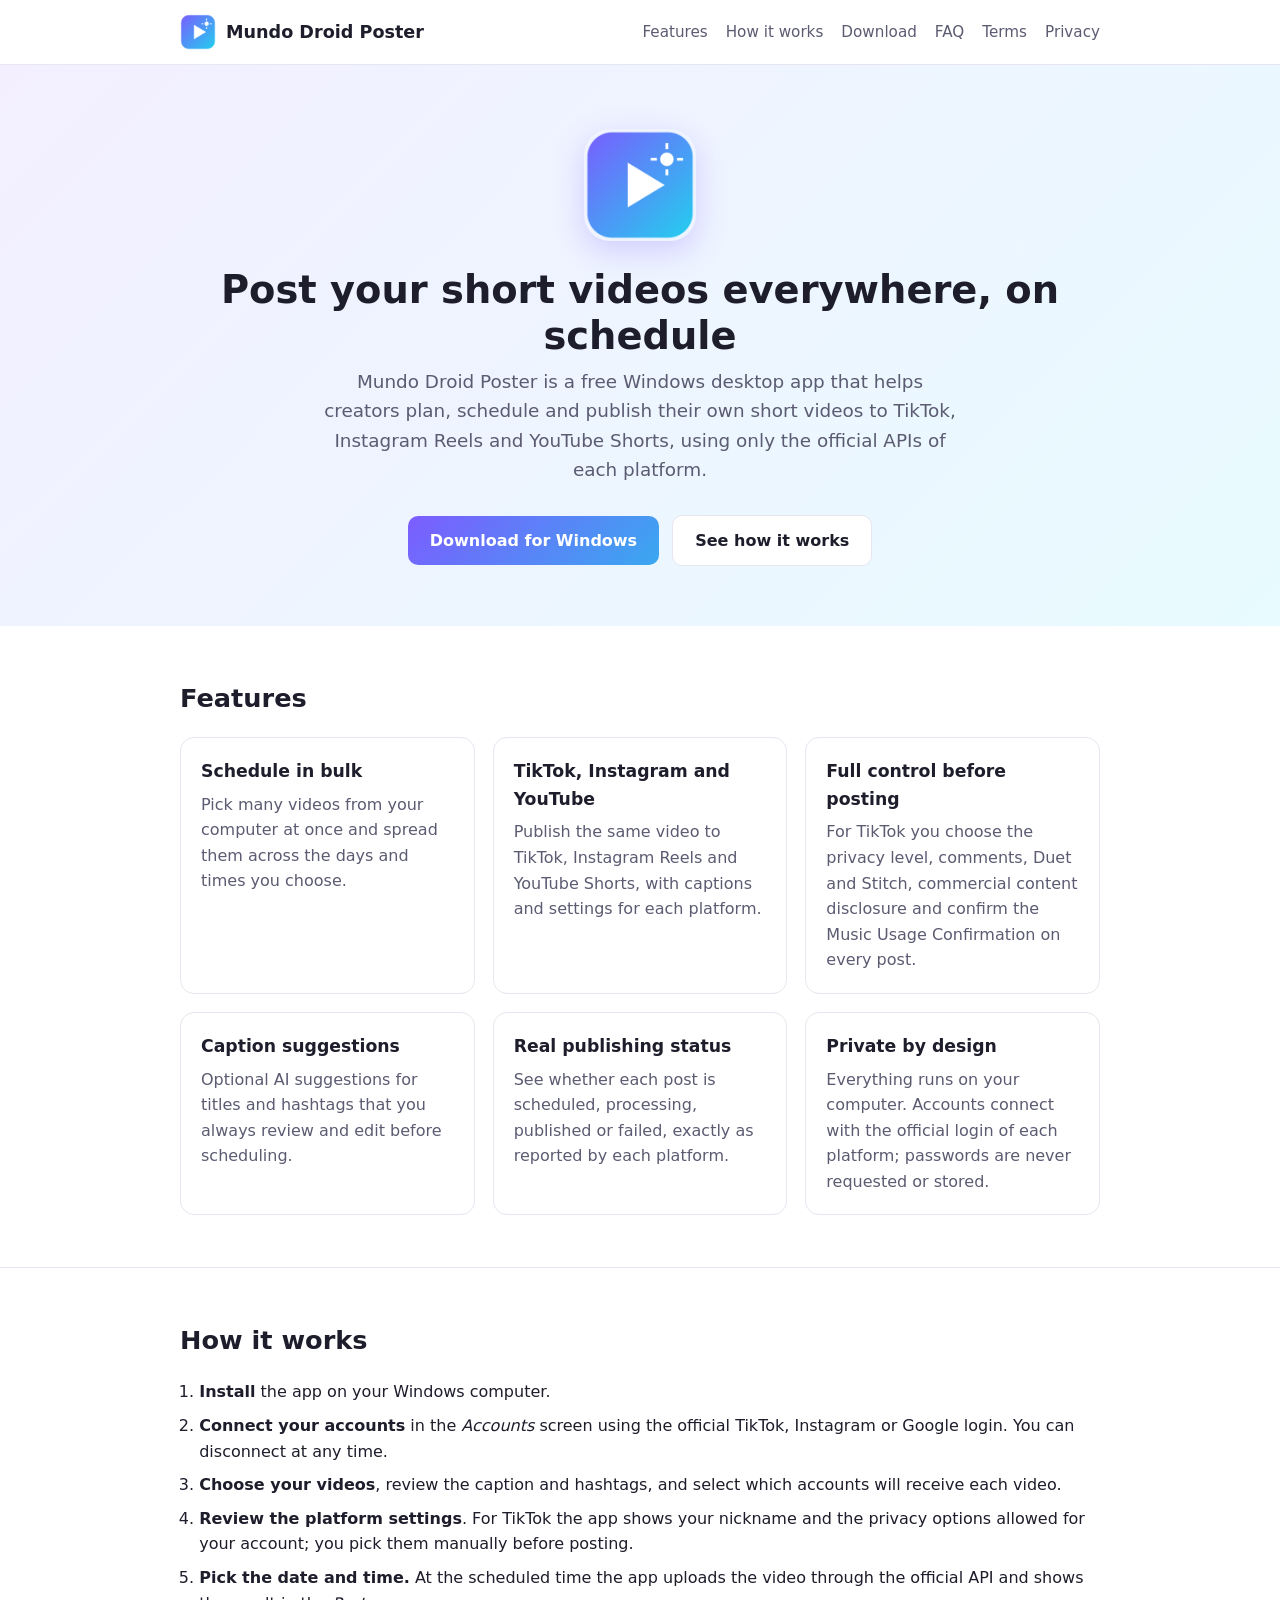
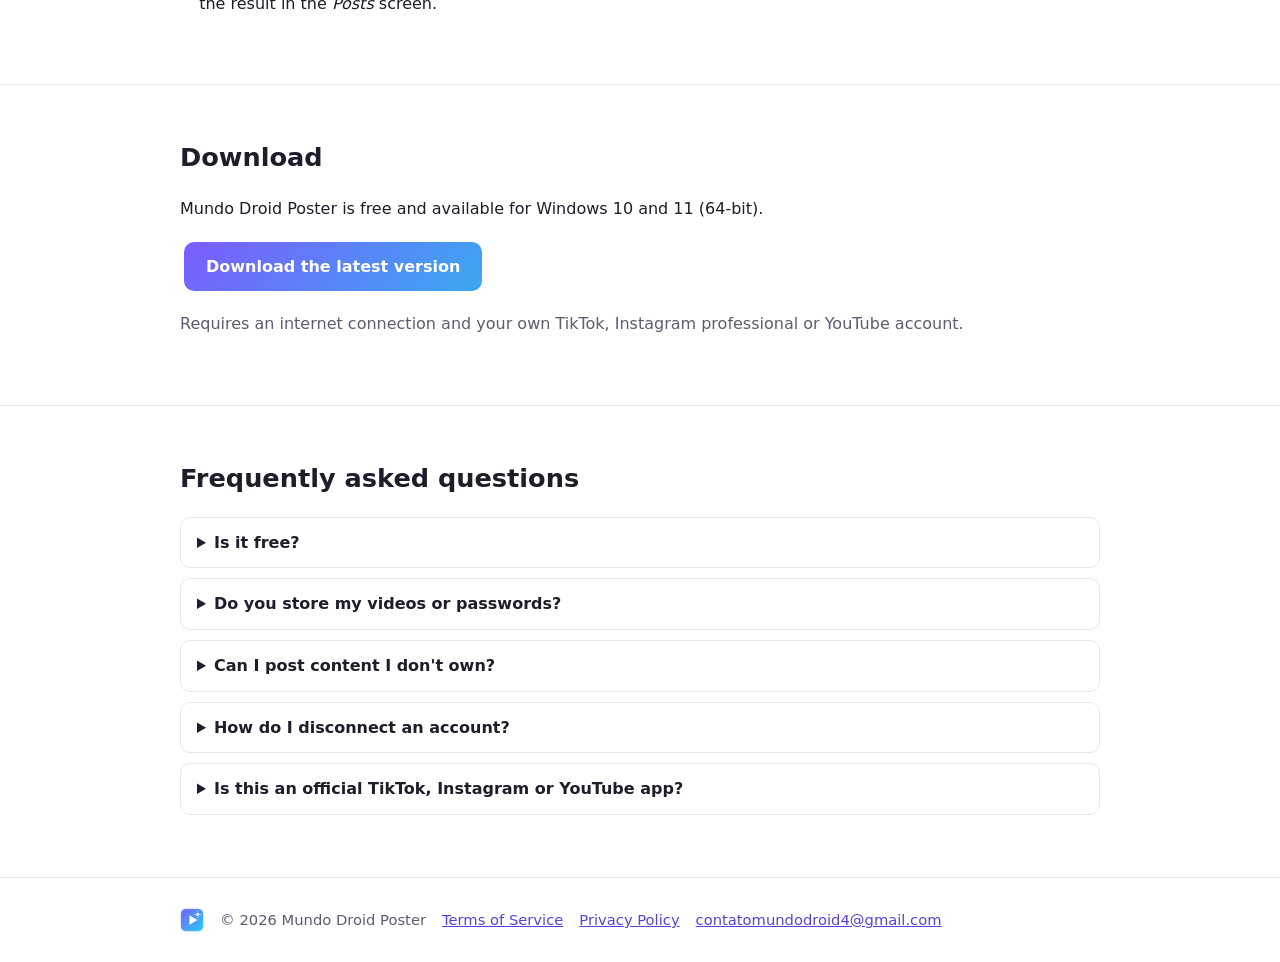
<file: index.html>
<!doctype html>
<html lang="en">
<head>
<meta charset="utf-8">
<meta name="viewport" content="width=device-width, initial-scale=1">
<title>Mundo Droid Poster - Schedule your videos to TikTok, Instagram and YouTube</title>
<meta name="description" content="Mundo Droid Poster is a Windows desktop app for creators to schedule and publish their own short videos to TikTok, Instagram and YouTube using the official APIs.">
<link rel="icon" href="favicon.ico" sizes="any">
<link rel="icon" type="image/png" sizes="32x32" href="favicon-32.png">
<link rel="apple-touch-icon" href="apple-touch-icon.png">
<link rel="stylesheet" href="site.css">
</head>
<body>
<header class="top"><div class="wrap">
  <a class="brand" href="./"><img src="icon-192.png" alt="Mundo Droid Poster icon">Mundo Droid Poster</a>
  <nav><a href="#features">Features</a><a href="#how">How it works</a><a href="#download">Download</a><a href="#faq">FAQ</a><a href="terms.html">Terms</a><a href="privacy.html">Privacy</a></nav>
</div></header>

<main id="home">
<div class="hero"><div class="wrap">
  <img src="icon-512.png" alt="Mundo Droid Poster icon">
  <h1>Post your short videos everywhere, on schedule</h1>
  <p>Mundo Droid Poster is a free Windows desktop app that helps creators plan, schedule and publish their own short videos to TikTok, Instagram Reels and YouTube Shorts, using only the official APIs of each platform.</p>
  <a class="btn" href="#download">Download for Windows</a>
  <a class="btn ghost" href="#how">See how it works</a>
</div></div>

<section id="features"><div class="wrap">
  <h2>Features</h2>
  <div class="grid">
    <div class="card"><h3>Schedule in bulk</h3><p>Pick many videos from your computer at once and spread them across the days and times you choose.</p></div>
    <div class="card"><h3>TikTok, Instagram and YouTube</h3><p>Publish the same video to TikTok, Instagram Reels and YouTube Shorts, with captions and settings for each platform.</p></div>
    <div class="card"><h3>Full control before posting</h3><p>For TikTok you choose the privacy level, comments, Duet and Stitch, commercial content disclosure and confirm the Music Usage Confirmation on every post.</p></div>
    <div class="card"><h3>Caption suggestions</h3><p>Optional AI suggestions for titles and hashtags that you always review and edit before scheduling.</p></div>
    <div class="card"><h3>Real publishing status</h3><p>See whether each post is scheduled, processing, published or failed, exactly as reported by each platform.</p></div>
    <div class="card"><h3>Private by design</h3><p>Everything runs on your computer. Accounts connect with the official login of each platform; passwords are never requested or stored.</p></div>
  </div>
</div></section>

<section id="how"><div class="wrap">
  <h2>How it works</h2>
  <ol class="steps">
    <li><b>Install</b> the app on your Windows computer.</li>
    <li><b>Connect your accounts</b> in the <i>Accounts</i> screen using the official TikTok, Instagram or Google login. You can disconnect at any time.</li>
    <li><b>Choose your videos</b>, review the caption and hashtags, and select which accounts will receive each video.</li>
    <li><b>Review the platform settings</b>. For TikTok the app shows your nickname and the privacy options allowed for your account; you pick them manually before posting.</li>
    <li><b>Pick the date and time.</b> At the scheduled time the app uploads the video through the official API and shows the result in the <i>Posts</i> screen.</li>
  </ol>
</div></section>

<section id="download"><div class="wrap">
  <h2>Download</h2>
  <p>Mundo Droid Poster is free and available for Windows 10 and 11 (64-bit).</p>
  <p><a class="btn" href="https://github.com/mundodroid/gmewpp/releases/latest">Download the latest version</a></p>
  <p style="color:var(--muted)">Requires an internet connection and your own TikTok, Instagram professional or YouTube account.</p>
</div></section>

<section id="faq" class="faq"><div class="wrap">
  <h2>Frequently asked questions</h2>
  <details><summary>Is it free?</summary><p>Yes. The app is free to download and use.</p></details>
  <details><summary>Do you store my videos or passwords?</summary><p>No. Your videos stay on your computer and are sent directly to the platforms you choose. Passwords are never requested; access tokens are encrypted on your computer. See the <a href="privacy.html">Privacy Policy</a>.</p></details>
  <details><summary>Can I post content I don't own?</summary><p>No. You may only publish content you own or have the rights to publish, as described in the <a href="terms.html">Terms of Service</a>.</p></details>
  <details><summary>How do I disconnect an account?</summary><p>Inside the app, open <i>Accounts</i> and remove the account. You can also revoke access in the settings of TikTok, Instagram or Google.</p></details>
  <details><summary>Is this an official TikTok, Instagram or YouTube app?</summary><p>No. Mundo Droid Poster is an independent app that uses the official public APIs of these platforms. It is not affiliated with or endorsed by TikTok, Meta or Google.</p></details>
</div></section>
</main>

<div id="bridge" class="doc" hidden>
  <h1>Conectando ao AutoPost...</h1>
  <p>Voltando para o app no seu computador.</p>
  <p>Se o AutoPost não abriu a confirmação, copie o endereço abaixo e cole no app em <b>Contas › Colar URL de retorno</b>:</p>
  <p><code id="url"></code></p>
  <button id="copy">Copiar endereço</button>
</div>

<footer><div class="wrap">
  <img src="favicon-32.png" alt=""> <span>© 2026 Mundo Droid Poster</span>
  <a href="terms.html">Terms of Service</a><a href="privacy.html">Privacy Policy</a>
  <a href="mailto:contatomundodroid4@gmail.com">contatomundodroid4@gmail.com</a>
</div></footer>

<script>
// Também é a página-ponte do login do Instagram (a Meta exige HTTPS público):
// repassa code e state para o AutoPost, que roda só no computador do usuário.
(function () {
  var PORT = 47615;
  var q = window.location.search;
  if (!/[?&](code|error)=/.test(q)) return;
  var full = window.location.href.split("#")[0];
  document.getElementById("home").hidden = true;
  document.getElementById("bridge").hidden = false;
  document.getElementById("url").textContent = full;
  document.getElementById("copy").onclick = function () {
    navigator.clipboard.writeText(full).then(function () { document.getElementById("copy").textContent = "Copiado!"; });
  };
  window.location.replace("http://localhost:" + PORT + "/oauth/callback/instagram/" + q);
})();
</script>
</body>
</html>
</file>
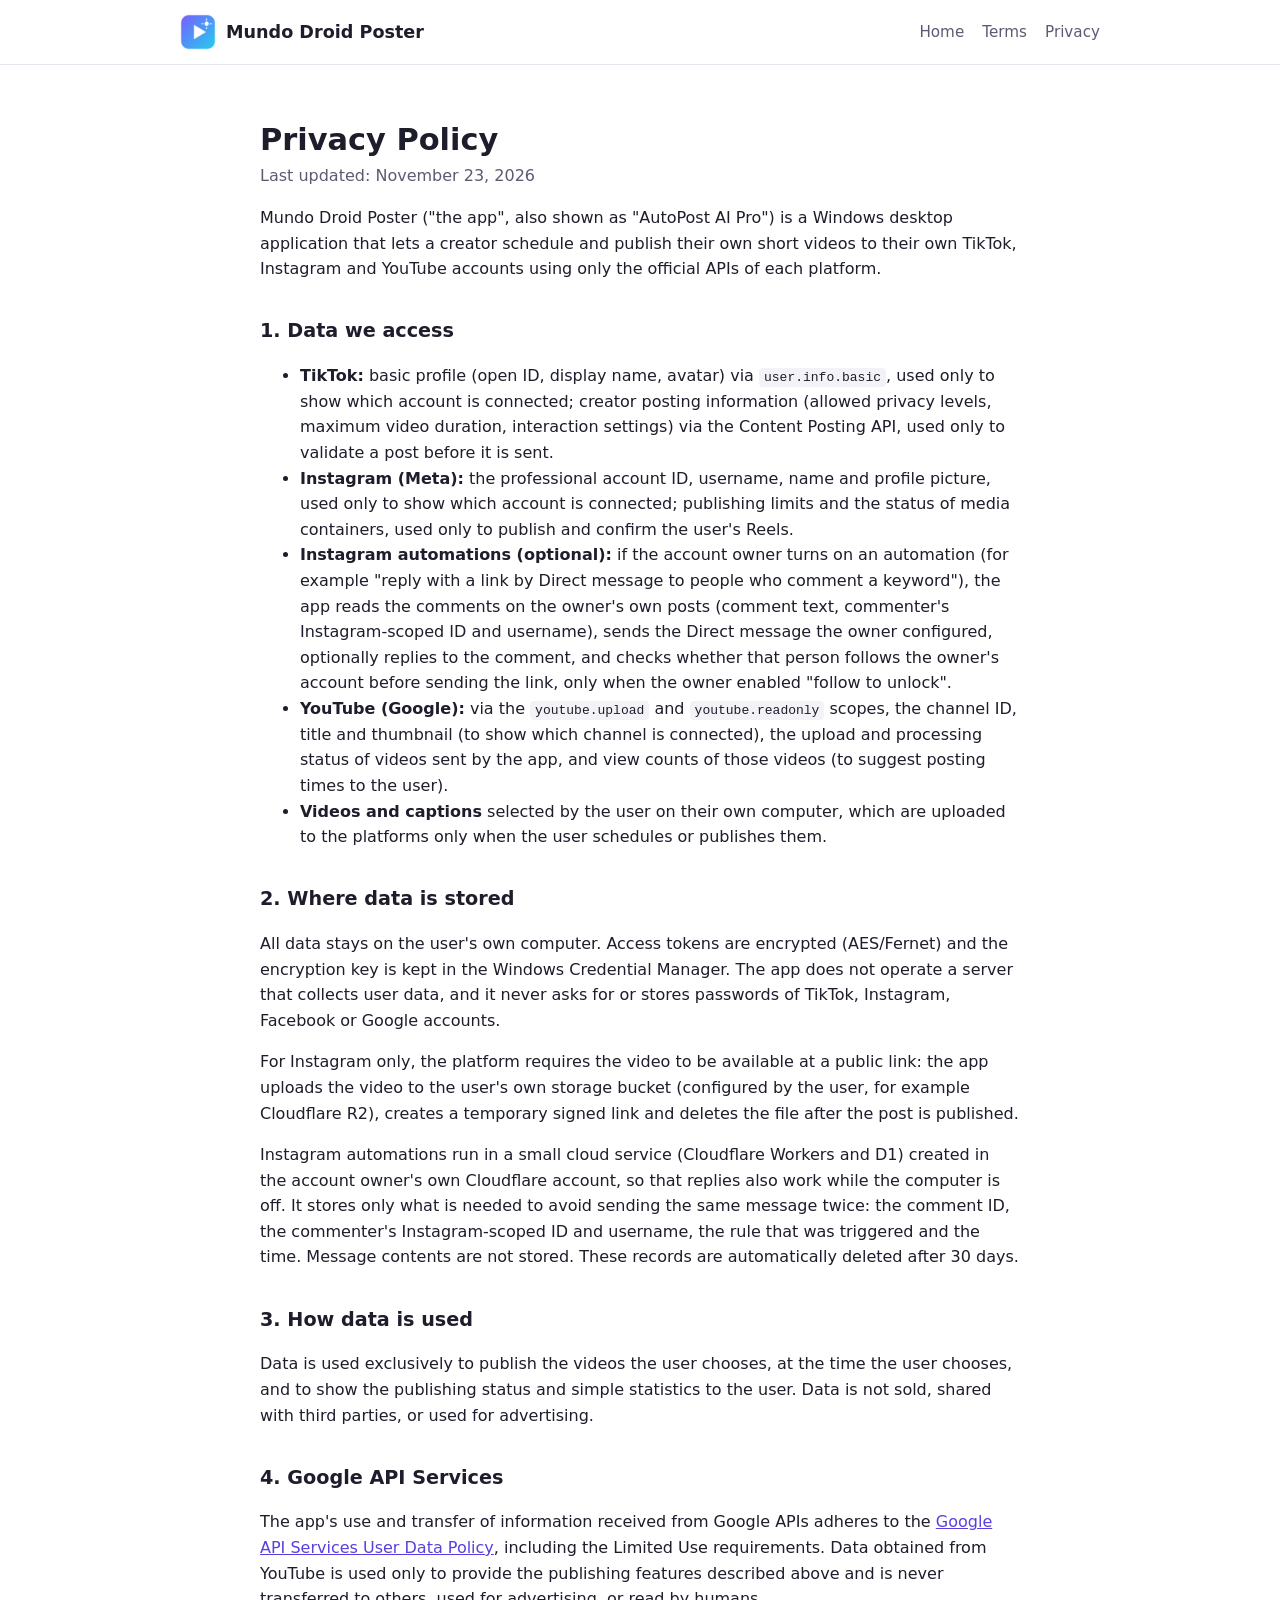
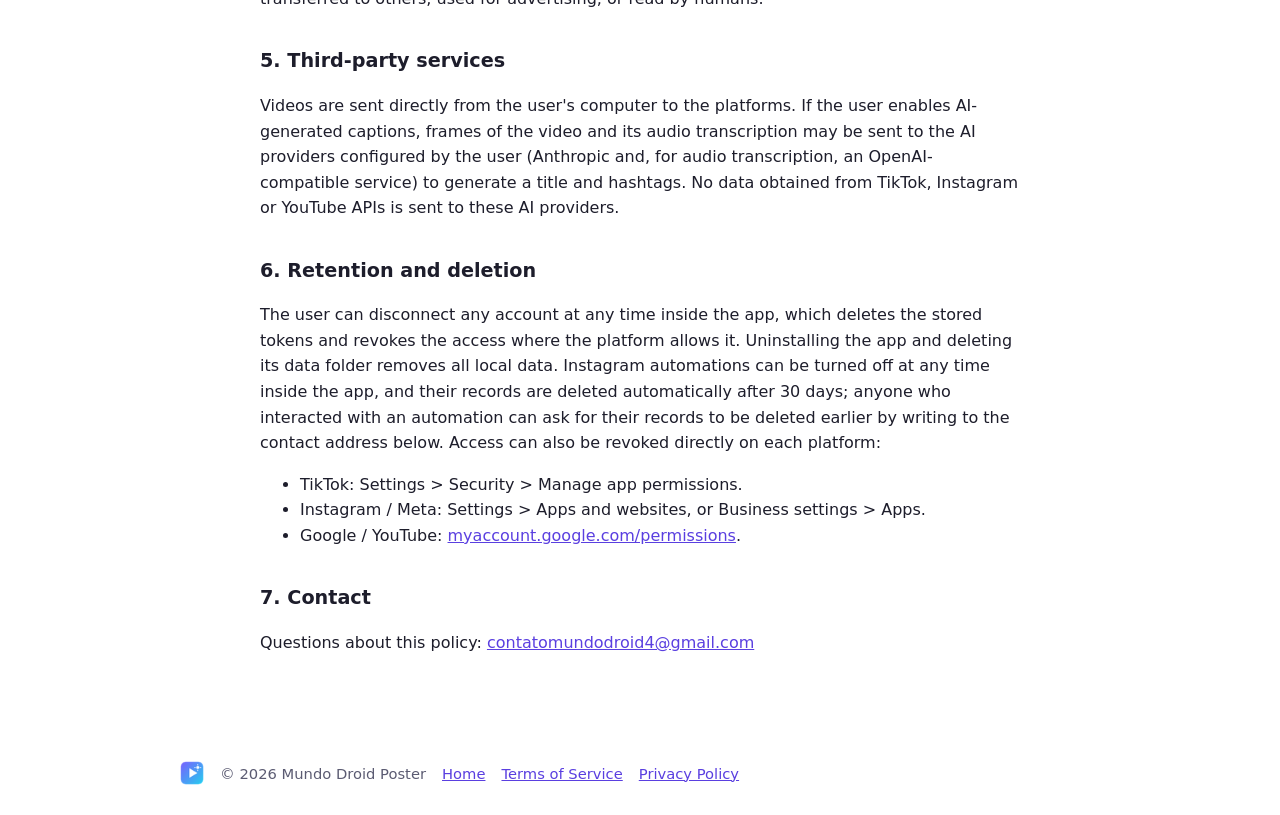
<file: privacy.html>
<!doctype html>
<html lang="en">
<head>
<meta charset="utf-8">
<meta name="viewport" content="width=device-width, initial-scale=1">
<title>Mundo Droid Poster - Privacy Policy</title>
<link rel="icon" href="favicon.ico" sizes="any">
<link rel="icon" type="image/png" sizes="32x32" href="favicon-32.png">
<link rel="apple-touch-icon" href="apple-touch-icon.png">
<link rel="stylesheet" href="site.css">
</head>
<body>
<header class="top"><div class="wrap">
  <a class="brand" href="./"><img src="icon-192.png" alt="Mundo Droid Poster icon">Mundo Droid Poster</a>
  <nav><a href="./">Home</a><a href="terms.html">Terms</a><a href="privacy.html">Privacy</a></nav>
</div></header>

<main class="doc">
<h1>Privacy Policy</h1>
<p class="updated">Last updated: November 23, 2026</p>

<p>Mundo Droid Poster ("the app", also shown as "AutoPost AI Pro") is a Windows desktop application that lets a creator schedule and publish their own short videos to their own TikTok, Instagram and YouTube accounts using only the official APIs of each platform.</p>

<h2>1. Data we access</h2>
<ul>
<li><b>TikTok:</b> basic profile (open ID, display name, avatar) via <code>user.info.basic</code>, used only to show which account is connected; creator posting information (allowed privacy levels, maximum video duration, interaction settings) via the Content Posting API, used only to validate a post before it is sent.</li>
<li><b>Instagram (Meta):</b> the professional account ID, username, name and profile picture, used only to show which account is connected; publishing limits and the status of media containers, used only to publish and confirm the user's Reels.</li>
<li><b>Instagram automations (optional):</b> if the account owner turns on an automation (for example "reply with a link by Direct message to people who comment a keyword"), the app reads the comments on the owner's own posts (comment text, commenter's Instagram-scoped ID and username), sends the Direct message the owner configured, optionally replies to the comment, and checks whether that person follows the owner's account before sending the link, only when the owner enabled "follow to unlock".</li>
<li><b>YouTube (Google):</b> via the <code>youtube.upload</code> and <code>youtube.readonly</code> scopes, the channel ID, title and thumbnail (to show which channel is connected), the upload and processing status of videos sent by the app, and view counts of those videos (to suggest posting times to the user).</li>
<li><b>Videos and captions</b> selected by the user on their own computer, which are uploaded to the platforms only when the user schedules or publishes them.</li>
</ul>

<h2>2. Where data is stored</h2>
<p>All data stays on the user's own computer. Access tokens are encrypted (AES/Fernet) and the encryption key is kept in the Windows Credential Manager. The app does not operate a server that collects user data, and it never asks for or stores passwords of TikTok, Instagram, Facebook or Google accounts.</p>
<p>For Instagram only, the platform requires the video to be available at a public link: the app uploads the video to the user's own storage bucket (configured by the user, for example Cloudflare R2), creates a temporary signed link and deletes the file after the post is published.</p>
<p>Instagram automations run in a small cloud service (Cloudflare Workers and D1) created in the account owner's own Cloudflare account, so that replies also work while the computer is off. It stores only what is needed to avoid sending the same message twice: the comment ID, the commenter's Instagram-scoped ID and username, the rule that was triggered and the time. Message contents are not stored. These records are automatically deleted after 30 days.</p>

<h2>3. How data is used</h2>
<p>Data is used exclusively to publish the videos the user chooses, at the time the user chooses, and to show the publishing status and simple statistics to the user. Data is not sold, shared with third parties, or used for advertising.</p>

<h2>4. Google API Services</h2>
<p>The app's use and transfer of information received from Google APIs adheres to the <a href="https://developers.google.com/terms/api-services-user-data-policy">Google API Services User Data Policy</a>, including the Limited Use requirements. Data obtained from YouTube is used only to provide the publishing features described above and is never transferred to others, used for advertising, or read by humans.</p>

<h2>5. Third-party services</h2>
<p>Videos are sent directly from the user's computer to the platforms. If the user enables AI-generated captions, frames of the video and its audio transcription may be sent to the AI providers configured by the user (Anthropic and, for audio transcription, an OpenAI-compatible service) to generate a title and hashtags. No data obtained from TikTok, Instagram or YouTube APIs is sent to these AI providers.</p>

<h2>6. Retention and deletion</h2>
<p>The user can disconnect any account at any time inside the app, which deletes the stored tokens and revokes the access where the platform allows it. Uninstalling the app and deleting its data folder removes all local data. Instagram automations can be turned off at any time inside the app, and their records are deleted automatically after 30 days; anyone who interacted with an automation can ask for their records to be deleted earlier by writing to the contact address below. Access can also be revoked directly on each platform:</p>
<ul>
<li>TikTok: Settings &gt; Security &gt; Manage app permissions.</li>
<li>Instagram / Meta: Settings &gt; Apps and websites, or Business settings &gt; Apps.</li>
<li>Google / YouTube: <a href="https://myaccount.google.com/permissions">myaccount.google.com/permissions</a>.</li>
</ul>

<h2>7. Contact</h2>
<p>Questions about this policy: <a href="mailto:contatomundodroid4@gmail.com">contatomundodroid4@gmail.com</a></p>
</main>

<footer><div class="wrap">
  <img src="favicon-32.png" alt=""> <span>© 2026 Mundo Droid Poster</span>
  <a href="./">Home</a><a href="terms.html">Terms of Service</a><a href="privacy.html">Privacy Policy</a>
</div></footer>
</body>
</html>
</file>
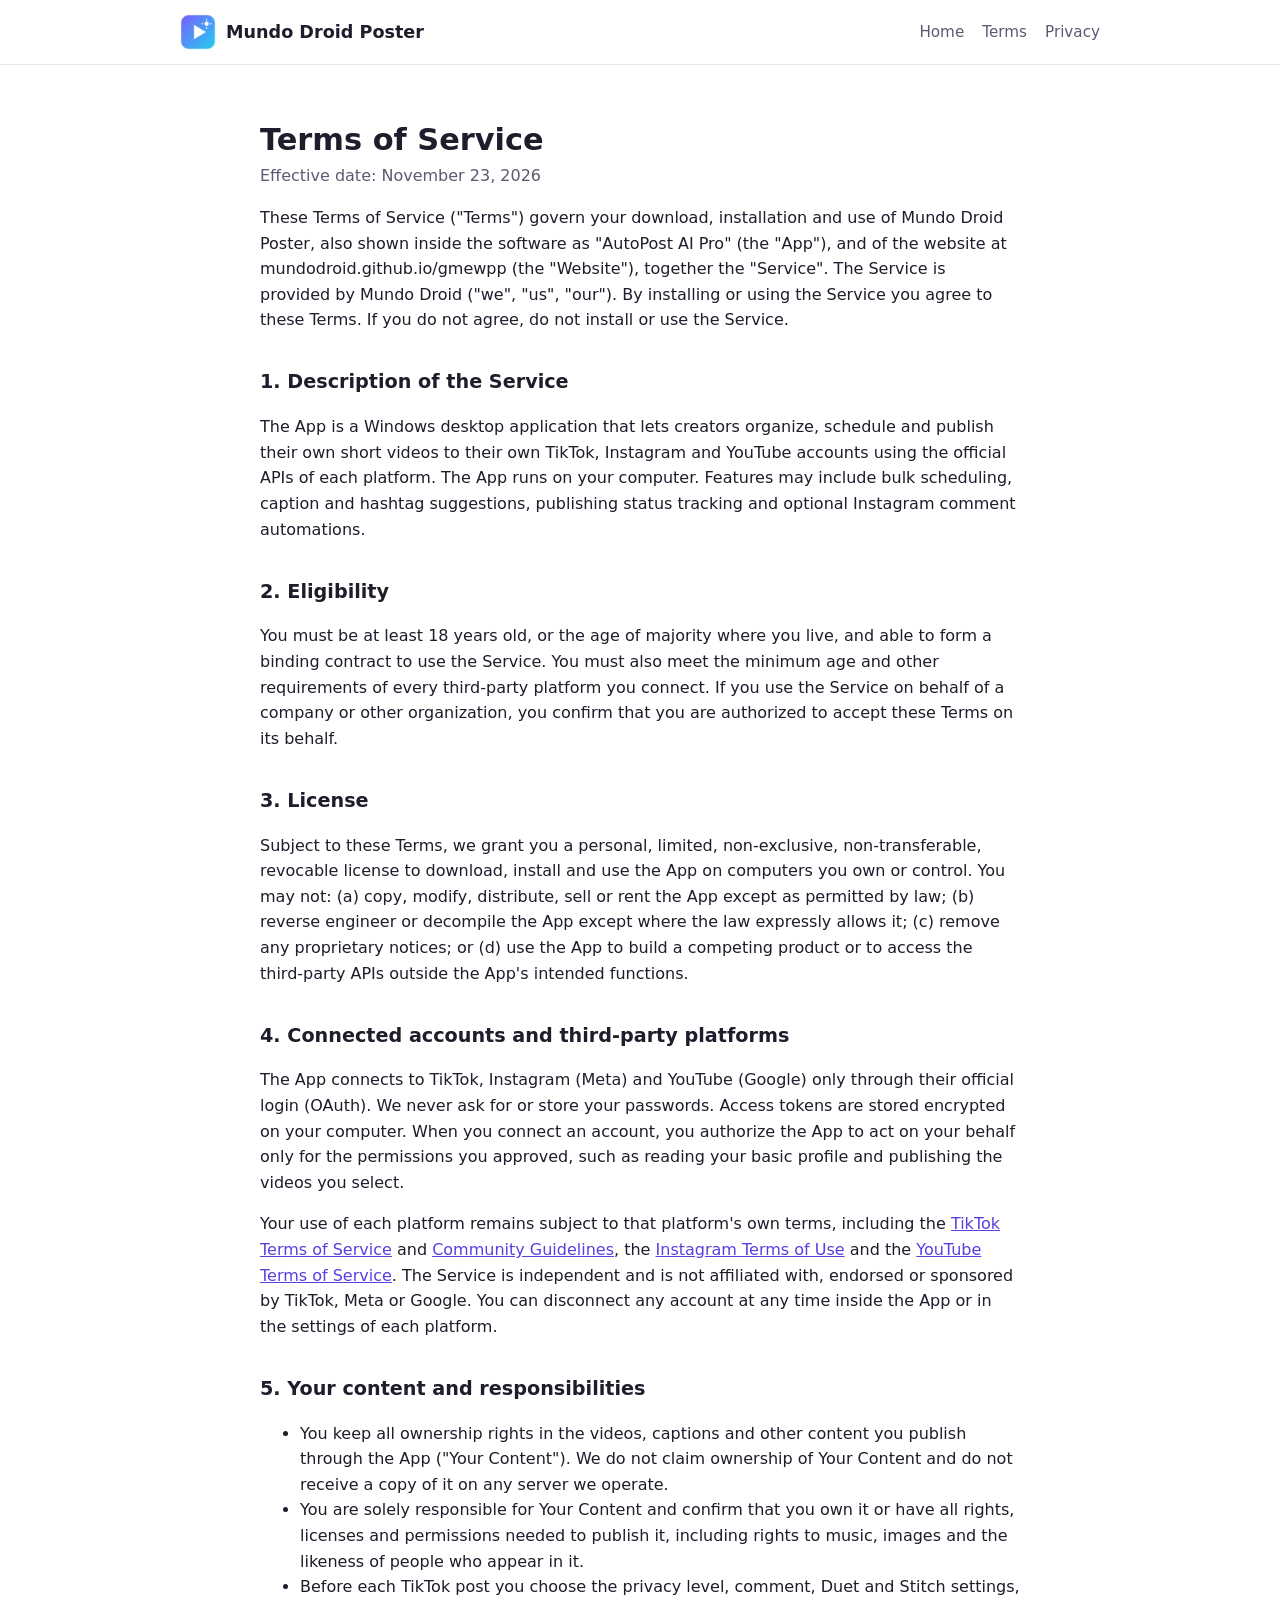
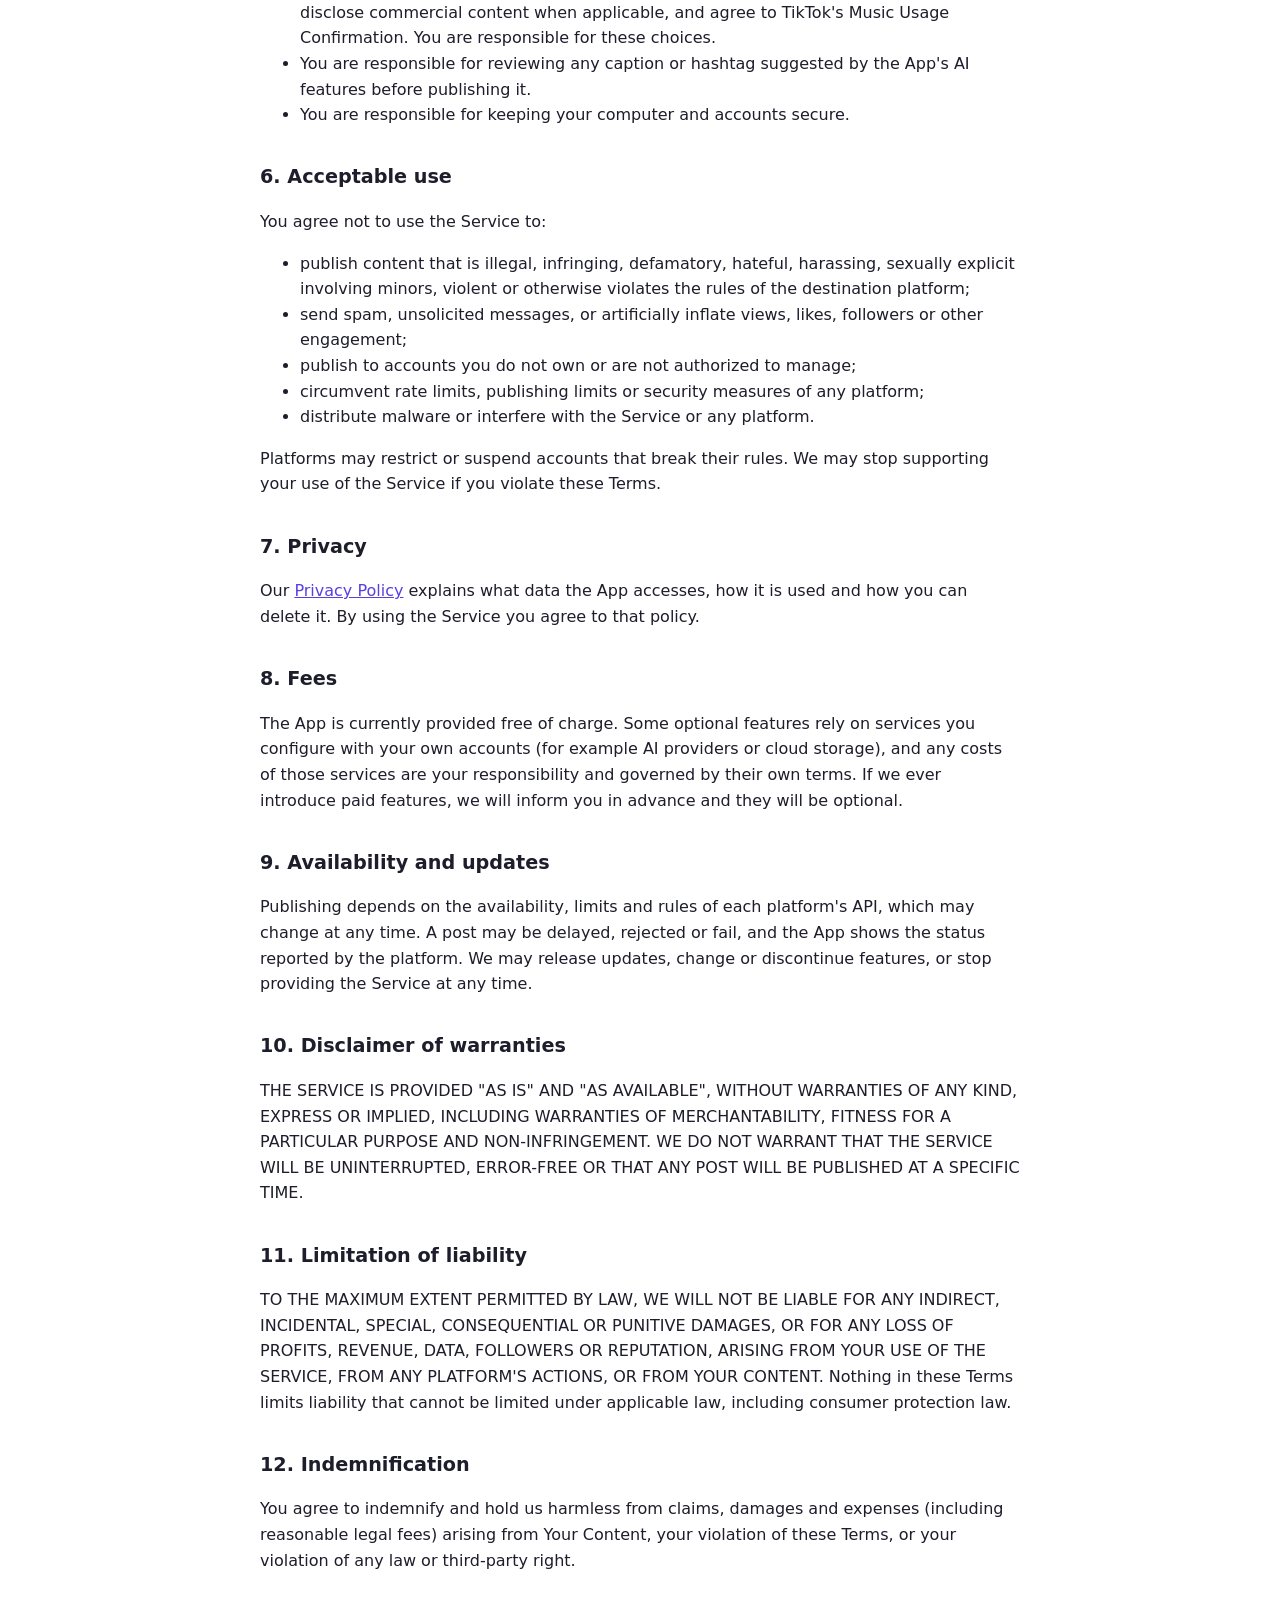
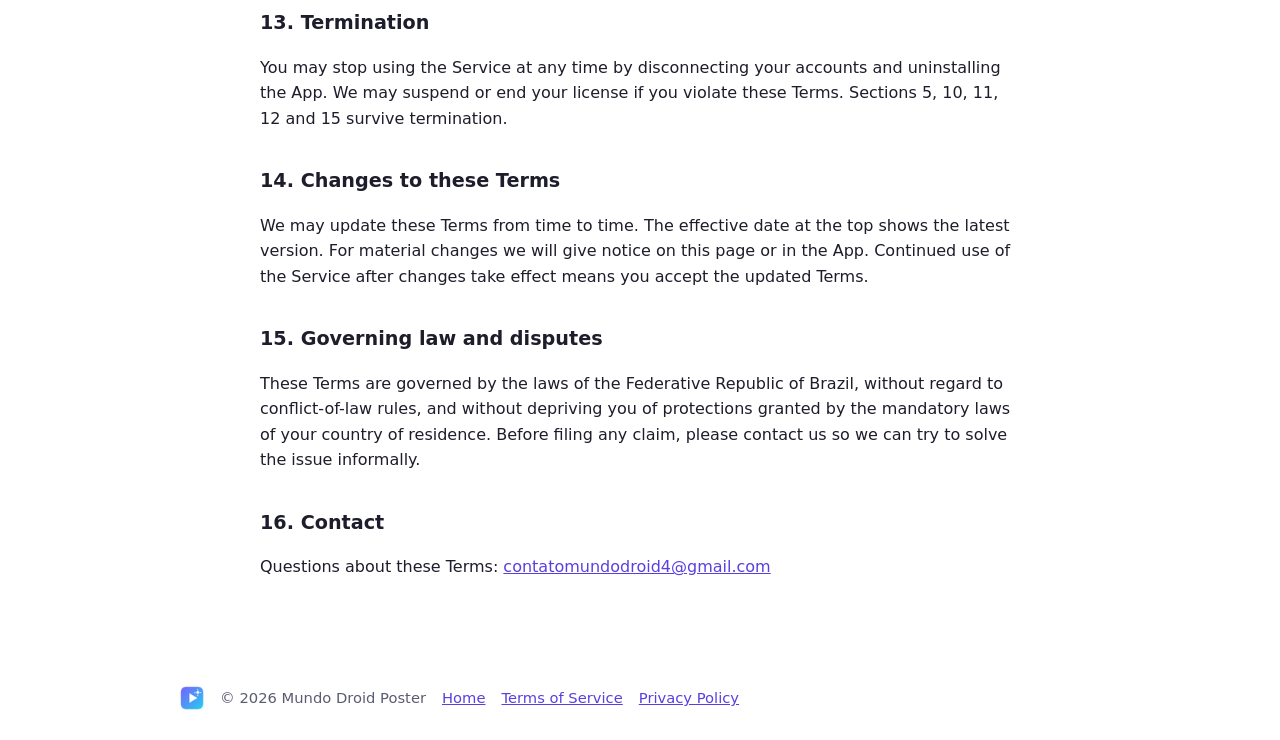
<file: terms.html>
<!doctype html>
<html lang="en">
<head>
<meta charset="utf-8">
<meta name="viewport" content="width=device-width, initial-scale=1">
<title>Mundo Droid Poster - Terms of Service</title>
<link rel="icon" href="favicon.ico" sizes="any">
<link rel="icon" type="image/png" sizes="32x32" href="favicon-32.png">
<link rel="apple-touch-icon" href="apple-touch-icon.png">
<link rel="stylesheet" href="site.css">
</head>
<body>
<header class="top"><div class="wrap">
  <a class="brand" href="./"><img src="icon-192.png" alt="Mundo Droid Poster icon">Mundo Droid Poster</a>
  <nav><a href="./">Home</a><a href="terms.html">Terms</a><a href="privacy.html">Privacy</a></nav>
</div></header>

<main class="doc">
<h1>Terms of Service</h1>
<p class="updated">Effective date: November 23, 2026</p>

<p>These Terms of Service ("Terms") govern your download, installation and use of Mundo Droid Poster, also shown inside the software as "AutoPost AI Pro" (the "App"), and of the website at mundodroid.github.io/gmewpp (the "Website"), together the "Service". The Service is provided by Mundo Droid ("we", "us", "our"). By installing or using the Service you agree to these Terms. If you do not agree, do not install or use the Service.</p>

<h2>1. Description of the Service</h2>
<p>The App is a Windows desktop application that lets creators organize, schedule and publish their own short videos to their own TikTok, Instagram and YouTube accounts using the official APIs of each platform. The App runs on your computer. Features may include bulk scheduling, caption and hashtag suggestions, publishing status tracking and optional Instagram comment automations.</p>

<h2>2. Eligibility</h2>
<p>You must be at least 18 years old, or the age of majority where you live, and able to form a binding contract to use the Service. You must also meet the minimum age and other requirements of every third-party platform you connect. If you use the Service on behalf of a company or other organization, you confirm that you are authorized to accept these Terms on its behalf.</p>

<h2>3. License</h2>
<p>Subject to these Terms, we grant you a personal, limited, non-exclusive, non-transferable, revocable license to download, install and use the App on computers you own or control. You may not: (a) copy, modify, distribute, sell or rent the App except as permitted by law; (b) reverse engineer or decompile the App except where the law expressly allows it; (c) remove any proprietary notices; or (d) use the App to build a competing product or to access the third-party APIs outside the App's intended functions.</p>

<h2>4. Connected accounts and third-party platforms</h2>
<p>The App connects to TikTok, Instagram (Meta) and YouTube (Google) only through their official login (OAuth). We never ask for or store your passwords. Access tokens are stored encrypted on your computer. When you connect an account, you authorize the App to act on your behalf only for the permissions you approved, such as reading your basic profile and publishing the videos you select.</p>
<p>Your use of each platform remains subject to that platform's own terms, including the <a href="https://www.tiktok.com/legal/terms-of-service">TikTok Terms of Service</a> and <a href="https://www.tiktok.com/community-guidelines">Community Guidelines</a>, the <a href="https://help.instagram.com/581066165581870">Instagram Terms of Use</a> and the <a href="https://www.youtube.com/t/terms">YouTube Terms of Service</a>. The Service is independent and is not affiliated with, endorsed or sponsored by TikTok, Meta or Google. You can disconnect any account at any time inside the App or in the settings of each platform.</p>

<h2>5. Your content and responsibilities</h2>
<ul>
<li>You keep all ownership rights in the videos, captions and other content you publish through the App ("Your Content"). We do not claim ownership of Your Content and do not receive a copy of it on any server we operate.</li>
<li>You are solely responsible for Your Content and confirm that you own it or have all rights, licenses and permissions needed to publish it, including rights to music, images and the likeness of people who appear in it.</li>
<li>Before each TikTok post you choose the privacy level, comment, Duet and Stitch settings, disclose commercial content when applicable, and agree to TikTok's Music Usage Confirmation. You are responsible for these choices.</li>
<li>You are responsible for reviewing any caption or hashtag suggested by the App's AI features before publishing it.</li>
<li>You are responsible for keeping your computer and accounts secure.</li>
</ul>

<h2>6. Acceptable use</h2>
<p>You agree not to use the Service to:</p>
<ul>
<li>publish content that is illegal, infringing, defamatory, hateful, harassing, sexually explicit involving minors, violent or otherwise violates the rules of the destination platform;</li>
<li>send spam, unsolicited messages, or artificially inflate views, likes, followers or other engagement;</li>
<li>publish to accounts you do not own or are not authorized to manage;</li>
<li>circumvent rate limits, publishing limits or security measures of any platform;</li>
<li>distribute malware or interfere with the Service or any platform.</li>
</ul>
<p>Platforms may restrict or suspend accounts that break their rules. We may stop supporting your use of the Service if you violate these Terms.</p>

<h2>7. Privacy</h2>
<p>Our <a href="privacy.html">Privacy Policy</a> explains what data the App accesses, how it is used and how you can delete it. By using the Service you agree to that policy.</p>

<h2>8. Fees</h2>
<p>The App is currently provided free of charge. Some optional features rely on services you configure with your own accounts (for example AI providers or cloud storage), and any costs of those services are your responsibility and governed by their own terms. If we ever introduce paid features, we will inform you in advance and they will be optional.</p>

<h2>9. Availability and updates</h2>
<p>Publishing depends on the availability, limits and rules of each platform's API, which may change at any time. A post may be delayed, rejected or fail, and the App shows the status reported by the platform. We may release updates, change or discontinue features, or stop providing the Service at any time.</p>

<h2>10. Disclaimer of warranties</h2>
<p>THE SERVICE IS PROVIDED "AS IS" AND "AS AVAILABLE", WITHOUT WARRANTIES OF ANY KIND, EXPRESS OR IMPLIED, INCLUDING WARRANTIES OF MERCHANTABILITY, FITNESS FOR A PARTICULAR PURPOSE AND NON-INFRINGEMENT. WE DO NOT WARRANT THAT THE SERVICE WILL BE UNINTERRUPTED, ERROR-FREE OR THAT ANY POST WILL BE PUBLISHED AT A SPECIFIC TIME.</p>

<h2>11. Limitation of liability</h2>
<p>TO THE MAXIMUM EXTENT PERMITTED BY LAW, WE WILL NOT BE LIABLE FOR ANY INDIRECT, INCIDENTAL, SPECIAL, CONSEQUENTIAL OR PUNITIVE DAMAGES, OR FOR ANY LOSS OF PROFITS, REVENUE, DATA, FOLLOWERS OR REPUTATION, ARISING FROM YOUR USE OF THE SERVICE, FROM ANY PLATFORM'S ACTIONS, OR FROM YOUR CONTENT. Nothing in these Terms limits liability that cannot be limited under applicable law, including consumer protection law.</p>

<h2>12. Indemnification</h2>
<p>You agree to indemnify and hold us harmless from claims, damages and expenses (including reasonable legal fees) arising from Your Content, your violation of these Terms, or your violation of any law or third-party right.</p>

<h2>13. Termination</h2>
<p>You may stop using the Service at any time by disconnecting your accounts and uninstalling the App. We may suspend or end your license if you violate these Terms. Sections 5, 10, 11, 12 and 15 survive termination.</p>

<h2>14. Changes to these Terms</h2>
<p>We may update these Terms from time to time. The effective date at the top shows the latest version. For material changes we will give notice on this page or in the App. Continued use of the Service after changes take effect means you accept the updated Terms.</p>

<h2>15. Governing law and disputes</h2>
<p>These Terms are governed by the laws of the Federative Republic of Brazil, without regard to conflict-of-law rules, and without depriving you of protections granted by the mandatory laws of your country of residence. Before filing any claim, please contact us so we can try to solve the issue informally.</p>

<h2>16. Contact</h2>
<p>Questions about these Terms: <a href="mailto:contatomundodroid4@gmail.com">contatomundodroid4@gmail.com</a></p>
</main>

<footer><div class="wrap">
  <img src="favicon-32.png" alt=""> <span>© 2026 Mundo Droid Poster</span>
  <a href="./">Home</a><a href="terms.html">Terms of Service</a><a href="privacy.html">Privacy Policy</a>
</div></footer>
</body>
</html>
</file>
<file: site.css>
:root{--ink:#1d1d2b;--muted:#5b5b72;--line:#e6e6ef;--bg:#fff;--soft:#f6f5ff;--a:#7c5cff;--b:#22d3ee}
*{box-sizing:border-box}
body{margin:0;font-family:system-ui,-apple-system,"Segoe UI",Roboto,sans-serif;color:var(--ink);background:var(--bg);line-height:1.6}
a{color:#5a3fe0}
.wrap{max-width:960px;margin:0 auto;padding:0 20px}
header.top{border-bottom:1px solid var(--line);background:#fff;position:sticky;top:0;z-index:5}
header.top .wrap{display:flex;align-items:center;gap:12px;height:64px}
.brand{display:flex;align-items:center;gap:10px;text-decoration:none;color:var(--ink);font-weight:700;font-size:1.1em}
.brand img{width:36px;height:36px;border-radius:9px}
nav{margin-left:auto;display:flex;gap:18px;flex-wrap:wrap}
nav a{text-decoration:none;color:var(--muted);font-size:.95em}
nav a:hover{color:var(--ink)}
.hero{background:linear-gradient(135deg,#f3efff,#e8fbff);padding:64px 0 56px;text-align:center}
.hero img{width:112px;height:112px;border-radius:26px;box-shadow:0 10px 30px rgba(124,92,255,.25)}
.hero h1{font-size:2.4em;margin:18px 0 8px;line-height:1.2}
.hero p{font-size:1.15em;color:var(--muted);max-width:640px;margin:0 auto 26px}
.btn{display:inline-block;padding:12px 22px;border-radius:10px;background:linear-gradient(135deg,var(--a),#3aa8f0);color:#fff;text-decoration:none;font-weight:600;margin:4px}
.btn.ghost{background:#fff;color:var(--ink);border:1px solid var(--line)}
section{padding:52px 0;border-bottom:1px solid var(--line)}
section h2{font-size:1.6em;margin:0 0 18px}
.grid{display:grid;grid-template-columns:repeat(auto-fit,minmax(250px,1fr));gap:18px}
.card{border:1px solid var(--line);border-radius:14px;padding:20px;background:#fff}
.card h3{margin:0 0 6px;font-size:1.08em}
.card p{margin:0;color:var(--muted)}
ol.steps{padding-left:1.2em}
ol.steps li{margin:8px 0}
.faq details{border:1px solid var(--line);border-radius:10px;padding:12px 16px;margin:10px 0}
.faq summary{cursor:pointer;font-weight:600}
.doc{max-width:800px;margin:0 auto;padding:36px 20px 60px}
.doc h1{font-size:1.9em;margin-bottom:4px;line-height:1.25}
.doc h2{font-size:1.2em;margin-top:1.8em}
.doc .updated{color:var(--muted);margin-top:0}
footer{padding:30px 0;color:var(--muted);font-size:.92em}
footer .wrap{display:flex;gap:16px;flex-wrap:wrap;align-items:center}
footer img{width:24px;height:24px;border-radius:6px}
code{word-break:break-all;background:#f3f3f7;padding:2px 5px;border-radius:4px}
@media (max-width:640px){.hero h1{font-size:1.8em}nav{gap:12px}header.top .wrap{height:auto;padding:10px 20px;flex-wrap:wrap}}
</file>
